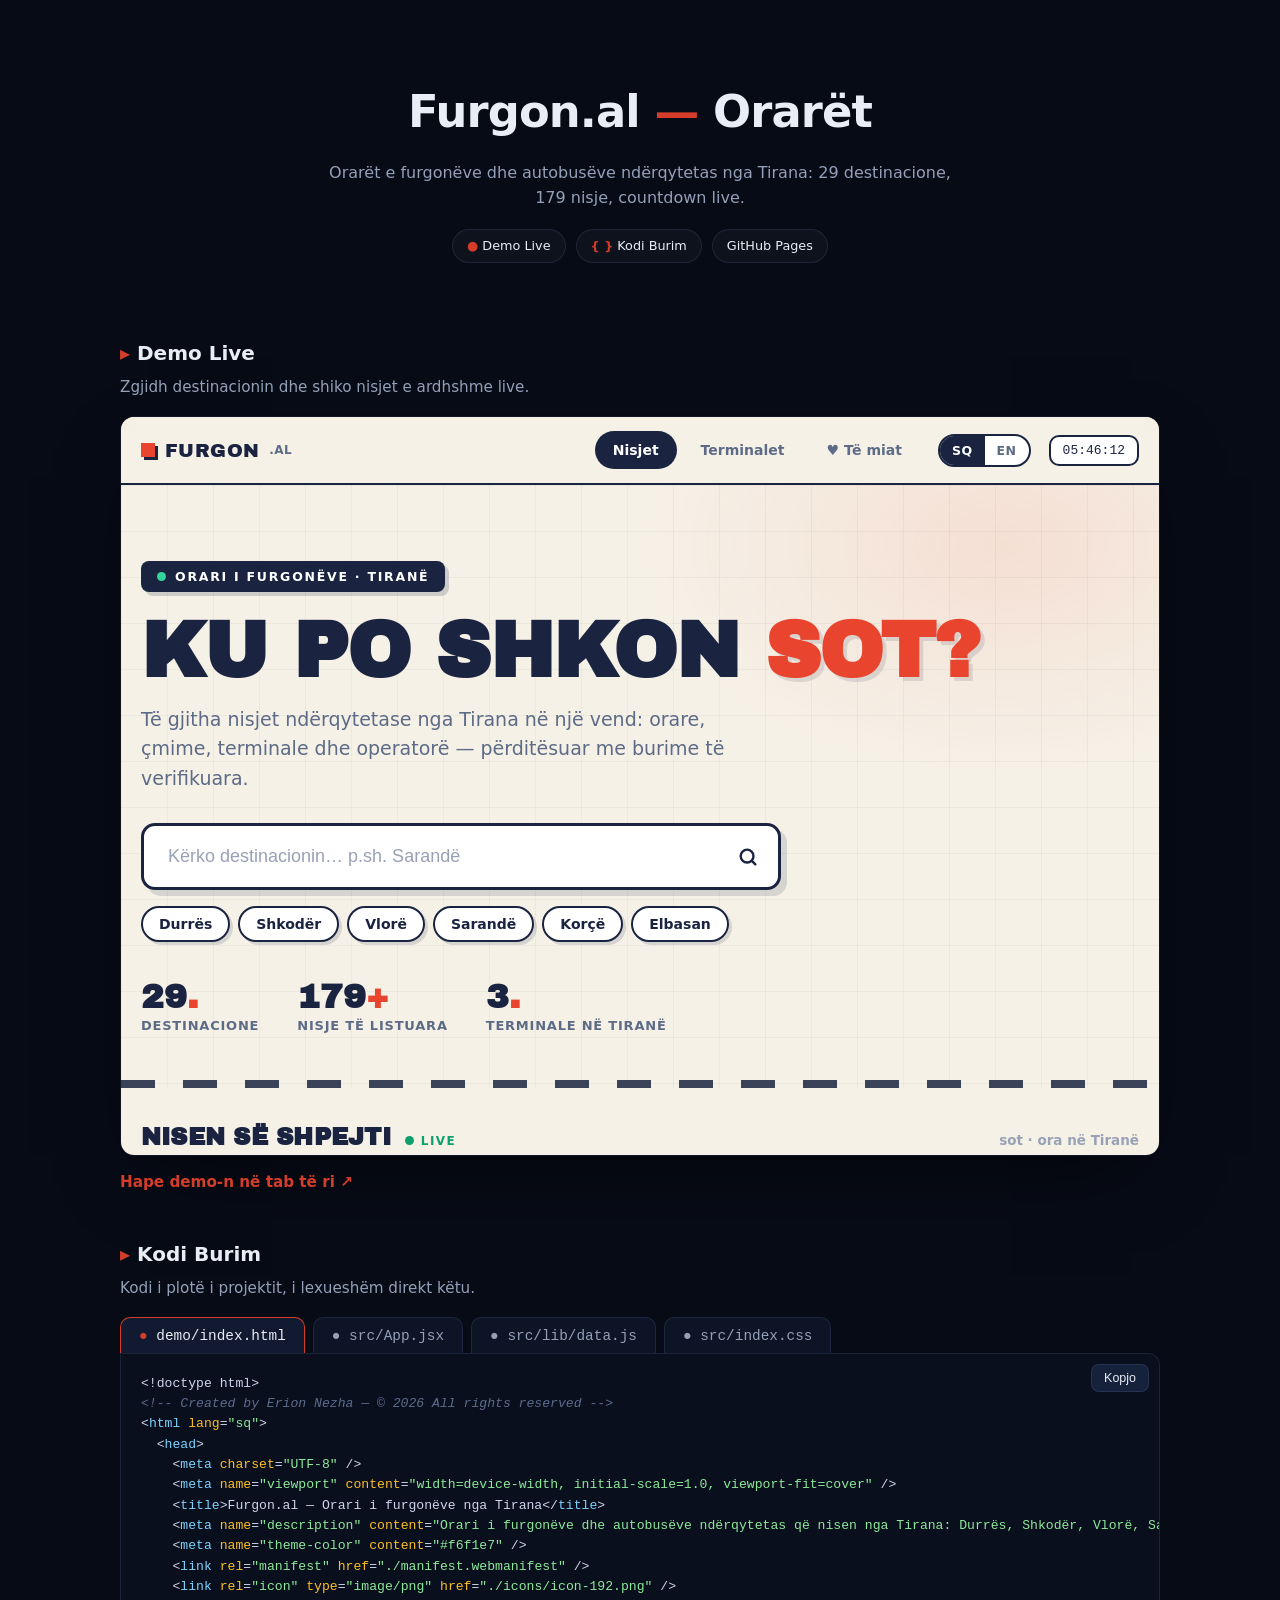
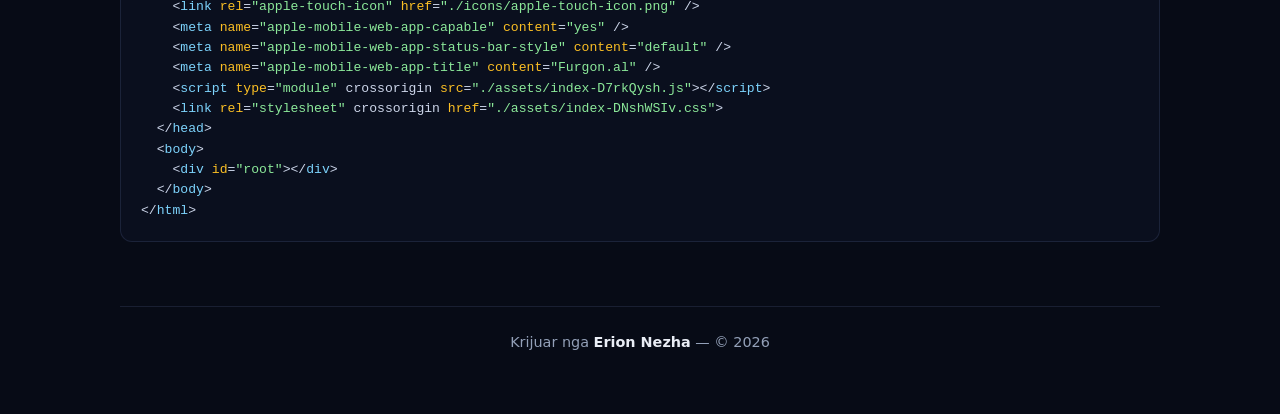
<file: index.html>
<!DOCTYPE html>
<html lang="sq">
<head>
<meta charset="UTF-8">
<!-- Created by Erion Nezha — © 2026 All rights reserved -->
<meta name="viewport" content="width=device-width, initial-scale=1.0">
<title>Furgon.al — Orarët e furgonëve nga Tirana — GitHub</title>
<style>
:root{--bg:#070b16;--panel:#0d1426;--line:rgba(120,140,200,.16);--txt:#e9edf5;--mut:#93a0b8;--acc:#D43D2A;}
*{box-sizing:border-box;margin:0}
body{background:var(--bg);color:var(--txt);font-family:system-ui,-apple-system,"Segoe UI",Roboto,sans-serif;line-height:1.6}
.wrap{max-width:1080px;margin:0 auto;padding:32px 20px 60px}
header.hero{text-align:center;padding:44px 20px 30px}
.hero h1{font-size:clamp(1.8rem,4.5vw,2.8rem);letter-spacing:-.02em}
.hero h1 .dot{color:var(--acc)}
.hero p{color:var(--mut);max-width:640px;margin:12px auto 0}
.badges{display:flex;gap:10px;justify-content:center;margin-top:18px;flex-wrap:wrap}
.badge{font-size:.8rem;padding:6px 14px;border:1px solid var(--line);border-radius:999px;background:rgba(255,255,255,.03)}
.badge b{color:var(--acc)}
section{margin-top:44px}
h2{font-size:1.25rem;margin-bottom:6px}
h2 .dot{color:var(--acc)}
.sub{color:var(--mut);font-size:.95rem;margin-bottom:16px}
.demo-frame{border:1px solid var(--line);border-radius:14px;overflow:hidden;background:#000;box-shadow:0 30px 80px -30px rgba(0,0,0,.7)}
.demo-frame iframe{width:100%;height:82vh;border:0;display:block;background:#000}
.open-new{display:inline-block;margin-top:14px;color:var(--acc);text-decoration:none;font-weight:600;font-size:.95rem}
.open-new:hover{text-decoration:underline}
.tabs{display:flex;gap:8px;flex-wrap:wrap;margin-bottom:-1px}
.tab{background:var(--panel);border:1px solid var(--line);border-bottom:0;color:var(--mut);
     padding:10px 18px;border-radius:10px 10px 0 0;cursor:pointer;font-size:.9rem;font-family:ui-monospace,Menlo,Consolas,monospace}
.tab.active{color:var(--txt);background:#111a30;border-color:var(--acc)}
.tab.active b{color:var(--acc)}
.codebox{border:1px solid var(--line);border-radius:0 12px 12px 12px;background:#0a0f1e;position:relative}
.codebox pre{margin:0;padding:20px;overflow:auto;max-height:640px;font-size:.82rem;line-height:1.55;
             font-family:ui-monospace,SFMono-Regular,Menlo,Consolas,monospace;white-space:pre}
.codebox code{color:#cdd6ea}
.copybtn{position:absolute;top:10px;right:10px;background:#16213c;border:1px solid var(--line);color:var(--txt);
         border-radius:8px;padding:6px 12px;font-size:.78rem;cursor:pointer}
.copybtn:hover{border-color:var(--acc)}
.codepane{display:none}.codepane.active{display:block}
.tk-cmt{color:#5b6b8c;font-style:italic}.tk-str{color:#8ce99a}.tk-kw{color:#c792ea}
.tk-tag{color:#7dd3fc}.tk-attr{color:#fbbf24}.tk-at{color:#f472b6}.tk-num{color:#fb923c}
footer{margin-top:64px;padding-top:24px;border-top:1px solid var(--line);text-align:center;color:var(--mut);font-size:.9rem}
footer strong{color:var(--txt)}
</style>
</head>
<body>
<div class="wrap">
<header class="hero">
<h1>Furgon.al <span class="dot">—</span> Orarët</h1>
<p>Orarët e furgonëve dhe autobusëve ndërqytetas nga Tirana: 29 destinacione, 179 nisje, countdown live.</p>
<div class="badges"><span class="badge"><b>●</b> Demo Live</span><span class="badge"><b>{ }</b> Kodi Burim</span><span class="badge">GitHub Pages</span></div>
</header>

<section>
<h2><span class="dot">▸</span> Demo Live</h2>
<p class="sub">Zgjidh destinacionin dhe shiko nisjet e ardhshme live.</p>
<div class="demo-frame"><iframe src="demo/" title="Demo Live" loading="lazy"></iframe></div>
<a class="open-new" href="demo/" target="_blank" rel="noopener">Hape demo-n në tab të ri ↗</a>
</section>

<section>
<h2><span class="dot">▸</span> Kodi Burim</h2>
<p class="sub">Kodi i plotë i projektit, i lexueshëm direkt këtu.</p>
<div class="tabs"><button class="tab active" data-f="f0"><b>●</b> demo/index.html</button>
<button class="tab" data-f="f1"><b>●</b> src/App.jsx</button>
<button class="tab" data-f="f2"><b>●</b> src/lib/data.js</button>
<button class="tab" data-f="f3"><b>●</b> src/index.css</button></div>
<div class="codepane active" id="pane-f0"><div class="codebox"><button class="copybtn">Kopjo</button><pre><code>&lt;!doctype html&gt;
<span class="tk-cmt">&lt;!-- Created by Erion Nezha — © 2026 All rights reserved --&gt;</span>
&lt;<span class="tk-tag">html</span> <span class="tk-attr">lang</span>=<span class="tk-str">&quot;sq&quot;</span>&gt;
  &lt;<span class="tk-tag">head</span>&gt;
    &lt;<span class="tk-tag">meta</span> <span class="tk-attr">charset</span>=<span class="tk-str">&quot;UTF-8&quot;</span> /&gt;
    &lt;<span class="tk-tag">meta</span> <span class="tk-attr">name</span>=<span class="tk-str">&quot;viewport&quot;</span> <span class="tk-attr">content</span>=<span class="tk-str">&quot;width=device-width, initial-scale=1.0, viewport-fit=cover&quot;</span> /&gt;
    &lt;<span class="tk-tag">title</span>&gt;Furgon.al — Orari i furgonëve nga Tirana&lt;/<span class="tk-tag">title</span>&gt;
    &lt;<span class="tk-tag">meta</span> <span class="tk-attr">name</span>=<span class="tk-str">&quot;description&quot;</span> <span class="tk-attr">content</span>=<span class="tk-str">&quot;Orari i furgonëve dhe autobusëve ndërqytetas që nisen nga Tirana: Durrës, Shkodër, Vlorë, Sarandë, Korçë e më shumë. Çmime, terminale, nisje.&quot;</span> /&gt;
    &lt;<span class="tk-tag">meta</span> <span class="tk-attr">name</span>=<span class="tk-str">&quot;theme-color&quot;</span> <span class="tk-attr">content</span>=<span class="tk-str">&quot;#f6f1e7&quot;</span> /&gt;
    &lt;<span class="tk-tag">link</span> <span class="tk-attr">rel</span>=<span class="tk-str">&quot;manifest&quot;</span> <span class="tk-attr">href</span>=<span class="tk-str">&quot;./manifest.webmanifest&quot;</span> /&gt;
    &lt;<span class="tk-tag">link</span> <span class="tk-attr">rel</span>=<span class="tk-str">&quot;icon&quot;</span> <span class="tk-attr">type</span>=<span class="tk-str">&quot;image/png&quot;</span> <span class="tk-attr">href</span>=<span class="tk-str">&quot;./icons/icon-192.png&quot;</span> /&gt;
    &lt;<span class="tk-tag">link</span> <span class="tk-attr">rel</span>=<span class="tk-str">&quot;apple-touch-icon&quot;</span> <span class="tk-attr">href</span>=<span class="tk-str">&quot;./icons/apple-touch-icon.png&quot;</span> /&gt;
    &lt;<span class="tk-tag">meta</span> <span class="tk-attr">name</span>=<span class="tk-str">&quot;apple-mobile-web-app-capable&quot;</span> <span class="tk-attr">content</span>=<span class="tk-str">&quot;yes&quot;</span> /&gt;
    &lt;<span class="tk-tag">meta</span> <span class="tk-attr">name</span>=<span class="tk-str">&quot;apple-mobile-web-app-status-bar-style&quot;</span> <span class="tk-attr">content</span>=<span class="tk-str">&quot;default&quot;</span> /&gt;
    &lt;<span class="tk-tag">meta</span> <span class="tk-attr">name</span>=<span class="tk-str">&quot;apple-mobile-web-app-title&quot;</span> <span class="tk-attr">content</span>=<span class="tk-str">&quot;Furgon.al&quot;</span> /&gt;
    &lt;<span class="tk-tag">script</span> <span class="tk-attr">type</span>=<span class="tk-str">&quot;module&quot;</span> crossorigin <span class="tk-attr">src</span>=<span class="tk-str">&quot;./assets/index-D7rkQysh.js&quot;</span>&gt;&lt;/<span class="tk-tag">script</span>&gt;
    &lt;<span class="tk-tag">link</span> <span class="tk-attr">rel</span>=<span class="tk-str">&quot;stylesheet&quot;</span> crossorigin <span class="tk-attr">href</span>=<span class="tk-str">&quot;./assets/index-DNshWSIv.css&quot;</span>&gt;
  &lt;/<span class="tk-tag">head</span>&gt;
  &lt;<span class="tk-tag">body</span>&gt;
    &lt;<span class="tk-tag">div</span> <span class="tk-attr">id</span>=<span class="tk-str">&quot;root&quot;</span>&gt;&lt;/<span class="tk-tag">div</span>&gt;
  &lt;/<span class="tk-tag">body</span>&gt;
&lt;/<span class="tk-tag">html</span>&gt;
</code></pre></div></div>
<div class="codepane" id="pane-f1"><div class="codebox"><button class="copybtn">Kopjo</button><pre><code>import { useEffect, useState } from &#x27;react&#x27;;
import Header from &#x27;./components/Header&#x27;;
import Hero from &#x27;./components/Hero&#x27;;
import { LiveStrip, RouteGrid } from &#x27;./components/Home&#x27;;
import RouteDetail from &#x27;./components/RouteDetail&#x27;;
import Terminals from &#x27;./components/Terminals&#x27;;
import Footer from &#x27;./components/Footer&#x27;;
import { searchRoutes, routes } from &#x27;./lib/data&#x27;;
import { LangProvider, useLang } from &#x27;./lib/i18n.jsx&#x27;;
import { getFavs } from &#x27;./lib/favs&#x27;;

<span class="tk-kw">function</span> parseHash() {
  <span class="tk-kw">const</span> h = location.hash.replace(/^#\/?/, &#x27;&#x27;);
  <span class="tk-kw">if</span> (h.startsWith(&#x27;r/&#x27;)) <span class="tk-kw">return</span> { view: &#x27;route&#x27;, id: h.slice(2) };
  <span class="tk-kw">if</span> (h === &#x27;terminalet&#x27;) <span class="tk-kw">return</span> { view: &#x27;terminals&#x27; };
  <span class="tk-kw">if</span> (h === &#x27;te-miat&#x27;) <span class="tk-kw">return</span> { view: &#x27;mine&#x27; };
  <span class="tk-kw">return</span> { view: &#x27;home&#x27; };
}

<span class="tk-kw">function</span> Mine() {
  <span class="tk-kw">const</span> { t } = useLang();
  <span class="tk-kw">const</span> favs = getFavs();
  <span class="tk-kw">const</span> list = routes.filter((r) =&gt; favs.includes(r.id));
  <span class="tk-kw">return</span> (
    &lt;div className=<span class="tk-str">&quot;wrap&quot;</span> style={{ paddingTop: 40, minHeight: &#x27;50vh&#x27; }}&gt;
      &lt;h1 style={{ fontFamily: &#x27;<span class="tk-kw">var</span>(--display)&#x27;, fontSize: &#x27;clamp(30px,5vw,46px)&#x27;, textTransform: &#x27;uppercase&#x27;, margin: &#x27;0 0 20px&#x27; }}&gt;
        ♥ {t(&#x27;fav.title&#x27;)}
      &lt;/h1&gt;
      {list.length ? (
        &lt;RouteGrid list={list} /&gt;
      ) : (
        &lt;div className=<span class="tk-str">&quot;empty&quot;</span> style={{ border: &#x27;2px dashed <span class="tk-kw">var</span>(--line)&#x27;, borderRadius: 18 }}&gt;
          &lt;b&gt;{t(&#x27;fav.empty&#x27;)}&lt;/b&gt;
          {t(&#x27;fav.emptySub&#x27;)}
        &lt;/div&gt;
      )}
    &lt;/div&gt;
  );
}

<span class="tk-kw">function</span> Shell() {
  <span class="tk-kw">const</span> [route, setRoute] = useState(parseHash);
  <span class="tk-kw">const</span> [q, setQ] = useState(&#x27;&#x27;);

  useEffect(() =&gt; {
    <span class="tk-kw">const</span> onH = () =&gt; { setRoute(parseHash()); window.scrollTo(0, 0); };
    window.addEventListener(&#x27;hashchange&#x27;, onH);
    <span class="tk-kw">return</span> () =&gt; window.removeEventListener(&#x27;hashchange&#x27;, onH);
  }, []);

  <span class="tk-kw">return</span> (
    &lt;&gt;
      &lt;Header view={route.view} /&gt;
      {route.view === &#x27;home&#x27; &amp;&amp; (
        &lt;main&gt;
          &lt;Hero q={q} setQ={setQ} /&gt;
          {!q.trim() &amp;&amp; &lt;LiveStrip /&gt;}
          &lt;RouteGrid list={searchRoutes(q)} /&gt;
        &lt;/main&gt;
      )}
      {route.view === &#x27;route&#x27; &amp;&amp; &lt;main&gt;&lt;RouteDetail id={route.id} /&gt;&lt;/main&gt;}
      {route.view === &#x27;terminals&#x27; &amp;&amp; &lt;main&gt;&lt;Terminals /&gt;&lt;/main&gt;}
      {route.view === &#x27;mine&#x27; &amp;&amp; &lt;main&gt;&lt;Mine /&gt;&lt;/main&gt;}
      &lt;Footer /&gt;
    &lt;/&gt;
  );
}

export default <span class="tk-kw">function</span> App() {
  <span class="tk-kw">return</span> (
    &lt;LangProvider&gt;
      &lt;Shell /&gt;
    &lt;/LangProvider&gt;
  );
}
</code></pre></div></div>
<div class="codepane" id="pane-f2"><div class="codebox"><button class="copybtn">Kopjo</button><pre><code>import raw from &#x27;../../research/schedules.json&#x27;;

<span class="tk-kw">const</span> routesRaw = raw.routes || raw;

export <span class="tk-kw">const</span> norm = (s = &#x27;&#x27;) =&gt;
  s.toLowerCase().replace(/ë/g, &#x27;e&#x27;).replace(/ç/g, &#x27;c&#x27;);

export <span class="tk-kw">const</span> slug = (s = &#x27;&#x27;) =&gt;
  norm(s).replace(/[^a-z0-9]+/g, &#x27;-&#x27;).replace(/^-|-$/g, &#x27;&#x27;);

<span class="tk-cmt">/** Emra miqësorë shqip (+ anglisht) për terminalet (të dhënat vijnë me emra të përzier EN) */</span>
export <span class="tk-kw">function</span> terminaliFriendly(t = {}) {
  <span class="tk-kw">const</span> emri = t.emri || &#x27;&#x27;;
  <span class="tk-kw">const</span> hasSN = /south and north/i.test(emri);
  <span class="tk-kw">const</span> hasEast = /east/i.test(emri);
  <span class="tk-kw">if</span> (/i_paverifikuar/i.test(emri))
    <span class="tk-kw">return</span> { emri: &#x27;Terminali po verifikohet&#x27;, emri_en: &#x27;Terminal being verified&#x27;, zona: &#x27;&#x27;, zona_en: &#x27;&#x27;, adresa: &#x27;&#x27;, mapsQuery: <span class="tk-kw">null</span>, ok: <span class="tk-kw">false</span> };
  <span class="tk-kw">if</span> (hasSN &amp;&amp; hasEast)
    <span class="tk-kw">return</span> { emri: &#x27;Terminali Jugor–Verior / Lindor&#x27;, emri_en: &#x27;South–North / East Terminal&#x27;, zona: &#x27;Kthesa e Kamzës / Qyteti Studenti&#x27;, zona_en: &#x27;Kamza Overpass / Student City&#x27;, adresa: &#x27;Tiranë&#x27;, mapsQuery: &#x27;Kthesa e Kamzës, Tiranë&#x27;, ok: <span class="tk-kw">true</span> };
  <span class="tk-kw">if</span> (hasSN)
    <span class="tk-kw">return</span> { emri: &#x27;Terminali Jugor–Verior&#x27;, emri_en: &#x27;South–North Terminal&#x27;, zona: t.zona || &#x27;Kthesa e Kamzës&#x27;, zona_en: &#x27;Kamza Overpass&#x27;, adresa: t.adresa || &#x27;Pranë mbikalimit të Kamzës, Tiranë&#x27;, mapsQuery: &#x27;Terminali i Autobusëve, Kthesa e Kamzës, Tiranë&#x27;, ok: <span class="tk-kw">true</span> };
  <span class="tk-kw">if</span> (hasEast)
    <span class="tk-kw">return</span> { emri: &#x27;Terminali Lindor&#x27;, emri_en: &#x27;East Terminal&#x27;, zona: &#x27;Qyteti Studenti&#x27;, zona_en: &#x27;Student City&#x27;, adresa: &#x27;Rr. Arben Broci, Qyteti Studenti, Tiranë&#x27;, mapsQuery: &#x27;Rruga Arben Broci, Qyteti Studenti, Tiranë&#x27;, ok: <span class="tk-kw">true</span> };
  <span class="tk-kw">if</span> (/garibaldi/i.test(emri))
    <span class="tk-kw">return</span> { emri: &#x27;Sheshi Garibaldi&#x27;, emri_en: &#x27;Garibaldi Square&#x27;, zona: &#x27;Qendër&#x27;, zona_en: &#x27;Center&#x27;, adresa: &#x27;Sheshi Garibaldi, Tiranë&#x27;, mapsQuery: &#x27;Sheshi Garibaldi, Tiranë&#x27;, ok: <span class="tk-kw">true</span> };
  <span class="tk-kw">if</span> (/opera|muze/i.test(emri))
    <span class="tk-kw">return</span> { emri: &#x27;Te Pallati i Operas&#x27;, emri_en: &#x27;At the Opera Palace&#x27;, zona: &#x27;Qendër&#x27;, zona_en: &#x27;Center&#x27;, adresa: &#x27;Zona e Muzeut Kombëtar, Tiranë&#x27;, mapsQuery: &#x27;Pallati i Operas, Tiranë&#x27;, ok: <span class="tk-kw">true</span> };
  <span class="tk-kw">return</span> { emri, emri_en: emri, zona: t.zona || &#x27;&#x27;, zona_en: t.zona || &#x27;&#x27;, adresa: t.adresa || &#x27;&#x27;, mapsQuery: emri ? <span class="tk-str">`${emri}, Tiranë`</span> : <span class="tk-kw">null</span>, ok: <span class="tk-kw">true</span> };
}

export <span class="tk-kw">const</span> mapsDirUrl = (term) =&gt;
  term.mapsQuery ? <span class="tk-str">`https://www.google.com/maps/dir/?api=1&amp;destination=${encodeURIComponent(term.mapsQuery)}`</span> : <span class="tk-kw">null</span>;

export <span class="tk-kw">const</span> tname = (term, lang) =&gt; (lang === &#x27;en&#x27; ? term.emri_en : term.emri);
export <span class="tk-kw">const</span> tzone = (term, lang) =&gt; (lang === &#x27;en&#x27; ? term.zona_en : term.zona);

export <span class="tk-kw">const</span> routes = routesRaw.map((r) =&gt; ({
  ...r,
  id: slug(r.destinacioni),
  terminali: terminaliFriendly(r.terminali),
}));

export <span class="tk-kw">const</span> routeById = (id) =&gt; routes.find((r) =&gt; r.id === id);

export <span class="tk-kw">function</span> searchRoutes(q) {
  <span class="tk-kw">const</span> nq = norm(q.trim());
  <span class="tk-kw">if</span> (!nq) <span class="tk-kw">return</span> routes;
  <span class="tk-kw">return</span> routes.filter((r) =&gt; norm(r.destinacioni).includes(nq));
}

export <span class="tk-kw">const</span> totalNisje = routes.reduce((a, r) =&gt; a + (r.nisjet?.length || 0), 0);

export <span class="tk-kw">const</span> BESIMI = {
  i_verifikuar: { label: &#x27;E verifikuar&#x27;, cls: &#x27;ok&#x27; },
  i_pjesshem: { label: &#x27;Të dhëna të pjesshme&#x27;, cls: &#x27;warn&#x27; },
  i_paverifikuar: { label: &#x27;Po verifikohet&#x27;, cls: &#x27;na&#x27; },
};

export <span class="tk-kw">const</span> DATA_VERIFIKIMI = &#x27;tetor 2026&#x27;;
</code></pre></div></div>
<div class="codepane" id="pane-f3"><div class="codebox"><button class="copybtn">Kopjo</button><pre><code><span class="tk-cmt">/* Furgon.al — &quot;BILETA&quot; theme: letër e ngrohtë, e kuqe sinjali, vija rruge.
   E kundërta e identitetit të errët të ÇmimRadar-it — tematikë stacioni/bilete. */</span>
:root {
  --ink: <span class="tk-str">#f6f1e7</span>;          <span class="tk-cmt">/* page: letër */</span>
  --ink2: <span class="tk-str">#efe7d3</span>;         <span class="tk-cmt">/* letër e thellë */</span>
  --card: <span class="tk-str">#ffffff</span>;         <span class="tk-cmt">/* kartë */</span>
  --card2: <span class="tk-str">#fbf7ec</span>;
  --line: rgba(<span class="tk-num">26</span>, <span class="tk-num">36</span>, <span class="tk-num">64</span>, <span class="tk-num">0.14</span>);
  --amber: <span class="tk-str">#e8442e</span>;        <span class="tk-cmt">/* e kuqe sinjali */</span>
  --amber2: <span class="tk-str">#c9331f</span>;
  --road: <span class="tk-str">#f5a623</span>;         <span class="tk-cmt">/* e verdhë rruge */</span>
  --live: <span class="tk-str">#0e9f6e</span>;
  --text: <span class="tk-str">#1a2440</span>;         <span class="tk-cmt">/* bojë */</span>
  --muted: <span class="tk-str">#5d6b87</span>;
  --muted2: <span class="tk-str">#98a1b5</span>;
  --board: <span class="tk-str">#101b33</span>;        <span class="tk-cmt">/* tabela e stacionit */</span>
  --board-amber: <span class="tk-str">#ffb020</span>;
  --radius: <span class="tk-num">16px</span>;
  --font: ui-sans-serif, system-ui, -apple-system, <span class="tk-str">&quot;Segoe UI&quot;</span>, Roboto, Arial, sans-serif;
  --display: <span class="tk-str">&quot;Archivo Black&quot;</span>, ui-sans-serif, system-ui, sans-serif;
  --mono: ui-monospace, <span class="tk-str">&quot;SF Mono&quot;</span>, <span class="tk-str">&quot;Cascadia Code&quot;</span>, Menlo, Consolas, monospace;
}
* { box-sizing: border-box; }
html { scroll-behavior: smooth; }
body {
  margin: <span class="tk-num">0</span>; background: var(--ink); color: var(--text);
  font-family: var(--font); -webkit-font-smoothing: antialiased;
  min-height: <span class="tk-num">100vh</span>;
}
a { color: inherit; text-decoration: none; }
button { font-family: inherit; }
::selection { background: var(--amber); color: <span class="tk-str">#fff</span>; }
.wrap { max-width: <span class="tk-num">1120px</span>; margin: <span class="tk-num">0</span> auto; padding: <span class="tk-num">0</span> <span class="tk-num">20px</span>; }

<span class="tk-cmt">/* vija e rrugës — ndarës tematik */</span>
.road-dash {
  height: <span class="tk-num">8px</span>; border: none; margin: <span class="tk-num">0</span>;
  background: repeating-linear-gradient(<span class="tk-num">90deg</span>, var(--text) <span class="tk-num">0</span> <span class="tk-num">34px</span>, transparent <span class="tk-num">34px</span> <span class="tk-num">62px</span>);
  opacity: <span class="tk-num">0.85</span>;
}
.road-dash.red { background: repeating-linear-gradient(<span class="tk-num">90deg</span>, var(--amber) <span class="tk-num">0</span> <span class="tk-num">34px</span>, transparent <span class="tk-num">34px</span> <span class="tk-num">62px</span>); }

<span class="tk-cmt">/* ---------- header ---------- */</span>
.hdr {
  position: sticky; top: <span class="tk-num">0</span>; z-index: <span class="tk-num">50</span>;
  backdrop-filter: blur(<span class="tk-num">14px</span>); -webkit-backdrop-filter: blur(<span class="tk-num">14px</span>);
  background: rgba(<span class="tk-num">246</span>, <span class="tk-num">241</span>, <span class="tk-num">231</span>, <span class="tk-num">0.85</span>);
  border-bottom: <span class="tk-num">2px</span> solid var(--text);
}
.hdr-in { display: flex; align-items: center; gap: <span class="tk-num">18px</span>; height: <span class="tk-num">66px</span>; }
.logo { display: flex; align-items: center; gap: <span class="tk-num">10px</span>; font-family: var(--display);
  font-size: <span class="tk-num">19px</span>; letter-spacing: <span class="tk-num">0.02em</span>; }
.logo .dot { width: <span class="tk-num">14px</span>; height: <span class="tk-num">14px</span>; background: var(--amber);
  box-shadow: <span class="tk-num">3px</span> <span class="tk-num">3px</span> <span class="tk-num">0</span> var(--text); }
.logo small { font-family: var(--font); font-weight: <span class="tk-num">700</span>; color: var(--muted); font-size: <span class="tk-num">12px</span>; }
.nav { margin-left: auto; display: flex; gap: <span class="tk-num">6px</span>; }
.nav a { padding: <span class="tk-num">9px</span> <span class="tk-num">16px</span>; border-radius: <span class="tk-num">999px</span>; color: var(--muted); font-weight: <span class="tk-num">700</span>; font-size: <span class="tk-num">14px</span>;
  border: <span class="tk-num">2px</span> solid transparent; }
.nav a:hover { color: var(--text); border-color: var(--line); }
.nav a.on { color: <span class="tk-str">#fff</span>; background: var(--text); }
.clock { font-family: var(--mono); font-size: <span class="tk-num">13px</span>; color: var(--text); border: <span class="tk-num">2px</span> solid var(--text);
  padding: <span class="tk-num">6px</span> <span class="tk-num">12px</span>; border-radius: <span class="tk-num">10px</span>; white-space: nowrap; background: <span class="tk-str">#fff</span>; }
html, body { overflow-x: clip; }
<span class="tk-at">@media</span> (max-width: <span class="tk-num">640px</span>) {
  .clock { display: none; }
  .nav a { padding: <span class="tk-num">8px</span> <span class="tk-num">10px</span>; font-size: <span class="tk-num">13px</span>; }
  <span class="tk-cmt">/* header dy-rreshtësh, stabil në ekrane të ngushta */</span>
  .hdr-in { flex-wrap: wrap; height: auto; padding: <span class="tk-num">10px</span> <span class="tk-num">0</span>; row-gap: <span class="tk-num">10px</span>; }
  .logo { font-size: <span class="tk-num">17px</span>; }
  .lang-toggle { margin-left: auto; }
  .nav { margin-left: <span class="tk-num">0</span>; order: <span class="tk-num">3</span>; width: <span class="tk-num">100</span>%; overflow-x: auto; padding-bottom: <span class="tk-num">2px</span>; }
  .nav a { white-space: nowrap; }
  <span class="tk-cmt">/* karta: titulli + badge + ♥ mbështillen pa dalë jashtë */</span>
  .rcard-top { flex-wrap: wrap; }
  .favbtn { width: <span class="tk-num">40px</span>; height: <span class="tk-num">40px</span>; }
  .chip { padding: <span class="tk-num">10px</span> <span class="tk-num">18px</span>; }
  .badge { font-size: <span class="tk-num">10px</span>; }
}

<span class="tk-cmt">/* ---------- hero ---------- */</span>
.hero { position: relative; overflow: hidden; padding: <span class="tk-num">76px</span> <span class="tk-num">0</span> <span class="tk-num">0</span>;
  background:
    linear-gradient(rgba(<span class="tk-num">26</span>,<span class="tk-num">36</span>,<span class="tk-num">64</span>,<span class="tk-num">0.045</span>) <span class="tk-num">1px</span>, transparent <span class="tk-num">1px</span>),
    linear-gradient(<span class="tk-num">90deg</span>, rgba(<span class="tk-num">26</span>,<span class="tk-num">36</span>,<span class="tk-num">64</span>,<span class="tk-num">0.045</span>) <span class="tk-num">1px</span>, transparent <span class="tk-num">1px</span>),
    radial-gradient(<span class="tk-num">600px</span> <span class="tk-num">380px</span> at <span class="tk-num">85</span>% <span class="tk-num">10</span>%, rgba(<span class="tk-num">232</span>, <span class="tk-num">68</span>, <span class="tk-num">46</span>, <span class="tk-num">0.10</span>), transparent <span class="tk-num">60</span>%),
    var(--ink);
  background-size: <span class="tk-num">46px</span> <span class="tk-num">46px</span>, <span class="tk-num">46px</span> <span class="tk-num">46px</span>, auto, auto;
}
.hero-grid { position: relative; padding-bottom: <span class="tk-num">46px</span>; }
.kicker { display: inline-flex; align-items: center; gap: <span class="tk-num">9px</span>; font-size: <span class="tk-num">12.5px</span>; font-weight: <span class="tk-num">800</span>;
  letter-spacing: <span class="tk-num">0.14em</span>; text-transform: uppercase; color: <span class="tk-str">#fff</span>;
  background: var(--text); padding: <span class="tk-num">8px</span> <span class="tk-num">16px</span>; border-radius: <span class="tk-num">8px</span>;
  box-shadow: <span class="tk-num">4px</span> <span class="tk-num">4px</span> <span class="tk-num">0</span> rgba(<span class="tk-num">26</span>,<span class="tk-num">36</span>,<span class="tk-num">64</span>,<span class="tk-num">0.18</span>); }
.kicker .pulse { width: <span class="tk-num">9px</span>; height: <span class="tk-num">9px</span>; border-radius: <span class="tk-num">50</span>%; background: <span class="tk-str">#35d49a</span>;
  box-shadow: <span class="tk-num">0</span> <span class="tk-num">0</span> <span class="tk-num">0</span> <span class="tk-num">0</span> rgba(<span class="tk-num">53</span>,<span class="tk-num">212</span>,<span class="tk-num">154</span>,<span class="tk-num">0.7</span>); animation: pulse <span class="tk-num">2s</span> infinite; }
<span class="tk-at">@keyframes</span> pulse { <span class="tk-num">70</span>% { box-shadow: <span class="tk-num">0</span> <span class="tk-num">0</span> <span class="tk-num">0</span> <span class="tk-num">9px</span> rgba(<span class="tk-num">53</span>,<span class="tk-num">212</span>,<span class="tk-num">154</span>,<span class="tk-num">0</span>); } <span class="tk-num">100</span>% { box-shadow: <span class="tk-num">0</span> <span class="tk-num">0</span> <span class="tk-num">0</span> <span class="tk-num">0</span> rgba(<span class="tk-num">53</span>,<span class="tk-num">212</span>,<span class="tk-num">154</span>,<span class="tk-num">0</span>); } }
.hero h1 { font-family: var(--display); font-size: clamp(<span class="tk-num">42px</span>, <span class="tk-num">7.4vw</span>, <span class="tk-num">82px</span>); line-height: <span class="tk-num">0.95</span>;
  margin: <span class="tk-num">24px</span> <span class="tk-num">0</span> <span class="tk-num">16px</span>; letter-spacing: -<span class="tk-num">0.01em</span>; text-transform: uppercase; }
.hero h1 em { font-style: normal; color: var(--amber);
  text-shadow: <span class="tk-num">4px</span> <span class="tk-num">4px</span> <span class="tk-num">0</span> rgba(<span class="tk-num">26</span>,<span class="tk-num">36</span>,<span class="tk-num">64</span>,<span class="tk-num">0.12</span>); }
.hero p.sub { color: var(--muted); font-size: clamp(<span class="tk-num">15px</span>, <span class="tk-num">2.4vw</span>, <span class="tk-num">19px</span>); max-width: <span class="tk-num">620px</span>;
  margin: <span class="tk-num">0</span> <span class="tk-num">0</span> <span class="tk-num">30px</span>; line-height: <span class="tk-num">1.55</span>; font-weight: <span class="tk-num">500</span>; }

.search { position: relative; max-width: <span class="tk-num">640px</span>; }
.search input {
  width: <span class="tk-num">100</span>%; font-size: <span class="tk-num">18px</span>; padding: <span class="tk-num">20px</span> <span class="tk-num">58px</span> <span class="tk-num">20px</span> <span class="tk-num">24px</span>; border-radius: <span class="tk-num">14px</span>;
  background: <span class="tk-str">#fff</span>; border: <span class="tk-num">3px</span> solid var(--text); color: var(--text); outline: none;
  box-shadow: <span class="tk-num">6px</span> <span class="tk-num">6px</span> <span class="tk-num">0</span> rgba(<span class="tk-num">26</span>,<span class="tk-num">36</span>,<span class="tk-num">64</span>,<span class="tk-num">0.14</span>);
  transition: box-shadow .<span class="tk-num">2s</span>, transform .<span class="tk-num">2s</span>;
}
.search input::placeholder { color: var(--muted2); }
.search input:focus { box-shadow: <span class="tk-num">6px</span> <span class="tk-num">6px</span> <span class="tk-num">0</span> var(--amber); transform: translate(-<span class="tk-num">2px</span>, -<span class="tk-num">2px</span>); }
.search .sicon { position: absolute; right: <span class="tk-num">22px</span>; top: <span class="tk-num">50</span>%; transform: translateY(-<span class="tk-num">50</span>%);
  color: var(--text); pointer-events: none; }
.chips { display: flex; flex-wrap: wrap; gap: <span class="tk-num">8px</span>; margin-top: <span class="tk-num">16px</span>; }
.chip { border: <span class="tk-num">2px</span> solid var(--text); background: <span class="tk-str">#fff</span>; color: var(--text);
  padding: <span class="tk-num">8px</span> <span class="tk-num">16px</span>; border-radius: <span class="tk-num">999px</span>; font-size: <span class="tk-num">14px</span>; font-weight: <span class="tk-num">700</span>; cursor: pointer;
  transition: all .<span class="tk-num">15s</span>; box-shadow: <span class="tk-num">3px</span> <span class="tk-num">3px</span> <span class="tk-num">0</span> rgba(<span class="tk-num">26</span>,<span class="tk-num">36</span>,<span class="tk-num">64</span>,<span class="tk-num">0.14</span>); }
.chip:hover { background: var(--text); color: <span class="tk-str">#fff</span>; transform: translate(-<span class="tk-num">1px</span>, -<span class="tk-num">1px</span>);
  box-shadow: <span class="tk-num">4px</span> <span class="tk-num">4px</span> <span class="tk-num">0</span> rgba(<span class="tk-num">26</span>,<span class="tk-num">36</span>,<span class="tk-num">64</span>,<span class="tk-num">0.2</span>); }

.stats { display: flex; gap: <span class="tk-num">38px</span>; margin-top: <span class="tk-num">36px</span>; flex-wrap: wrap; }
.stat b { display: block; font-family: var(--display); font-size: <span class="tk-num">34px</span>; }
.stat b i { font-style: normal; color: var(--amber); }
.stat span { color: var(--muted); font-size: <span class="tk-num">13px</span>; font-weight: <span class="tk-num">700</span>; text-transform: uppercase;
  letter-spacing: <span class="tk-num">0.06em</span>; }

<span class="tk-cmt">/* ---------- sections ---------- */</span>
.sec { padding: <span class="tk-num">36px</span> <span class="tk-num">0</span>; }
.sec-head { display: flex; align-items: baseline; gap: <span class="tk-num">14px</span>; margin-bottom: <span class="tk-num">18px</span>; flex-wrap: wrap; }
.sec-head h2 { font-family: var(--display); font-size: <span class="tk-num">24px</span>; margin: <span class="tk-num">0</span>; text-transform: uppercase;
  letter-spacing: <span class="tk-num">0.01em</span>; }
.sec-head .live-tag { display: inline-flex; align-items: center; gap: <span class="tk-num">7px</span>; font-size: <span class="tk-num">12px</span>; font-weight: <span class="tk-num">800</span>;
  color: var(--live); letter-spacing: <span class="tk-num">0.12em</span>; }
.sec-head .live-tag::before { content: <span class="tk-str">&quot;&quot;</span>; width: <span class="tk-num">9px</span>; height: <span class="tk-num">9px</span>; border-radius: <span class="tk-num">50</span>%;
  background: var(--live); animation: pulse <span class="tk-num">2s</span> infinite; }
.sec-head p { margin: <span class="tk-num">0</span> <span class="tk-num">0</span> <span class="tk-num">0</span> auto; color: var(--muted2); font-size: <span class="tk-num">13.5px</span>; font-weight: <span class="tk-num">600</span>; }

<span class="tk-cmt">/* tabela e nisjeve — live strip si tabela stacioni */</span>
.live-strip { display: grid; grid-auto-flow: column; grid-auto-columns: minmax(<span class="tk-num">240px</span>, <span class="tk-num">1fr</span>);
  gap: <span class="tk-num">12px</span>; overflow-x: auto; padding: <span class="tk-num">6px</span> <span class="tk-num">4px</span> <span class="tk-num">12px</span>; scroll-snap-type: x mandatory; }
.live-strip::-webkit-scrollbar { height: <span class="tk-num">8px</span>; }
.live-strip::-webkit-scrollbar-thumb { background: var(--text); border-radius: <span class="tk-num">4px</span>; }
.live-card { scroll-snap-align: start; background: var(--board); color: <span class="tk-str">#fff</span>;
  border-radius: <span class="tk-num">12px</span>; padding: <span class="tk-num">18px</span>; cursor: pointer; position: relative;
  border: <span class="tk-num">3px</span> solid var(--text); box-shadow: <span class="tk-num">5px</span> <span class="tk-num">5px</span> <span class="tk-num">0</span> rgba(<span class="tk-num">26</span>,<span class="tk-num">36</span>,<span class="tk-num">64</span>,<span class="tk-num">0.18</span>);
  transition: transform .<span class="tk-num">15s</span>; }
.live-card:hover { transform: translate(-<span class="tk-num">2px</span>, -<span class="tk-num">2px</span>); }
.live-card .dest { font-weight: <span class="tk-num">800</span>; font-size: <span class="tk-num">16px</span>; letter-spacing: <span class="tk-num">0.02em</span>; }
.live-card .t { font-family: var(--mono); font-size: <span class="tk-num">30px</span>; font-weight: <span class="tk-num">700</span>;
  color: var(--board-amber); margin: <span class="tk-num">8px</span> <span class="tk-num">0</span> <span class="tk-num">4px</span>; letter-spacing: <span class="tk-num">0.06em</span>;
  text-shadow: <span class="tk-num">0</span> <span class="tk-num">0</span> <span class="tk-num">14px</span> rgba(<span class="tk-num">255</span>,<span class="tk-num">176</span>,<span class="tk-num">32</span>,<span class="tk-num">0.45</span>); }
.live-card .cd { color: <span class="tk-str">#9fb0cc</span>; font-size: <span class="tk-num">13px</span>; font-weight: <span class="tk-num">600</span>; }
.live-card .cd b { color: var(--board-amber); }

<span class="tk-cmt">/* route grid — karta bilete */</span>
.grid { display: grid; grid-template-columns: repeat(auto-fill, minmax(<span class="tk-num">300px</span>, <span class="tk-num">1fr</span>)); gap: <span class="tk-num">16px</span>; }
.rcard { background: var(--card); border: <span class="tk-num">2px</span> solid var(--text); border-radius: var(--radius);
  padding: <span class="tk-num">20px</span>; cursor: pointer; transition: transform .<span class="tk-num">15s</span>, box-shadow .<span class="tk-num">15s</span>;
  display: flex; flex-direction: column; gap: <span class="tk-num">12px</span>;
  box-shadow: <span class="tk-num">5px</span> <span class="tk-num">5px</span> <span class="tk-num">0</span> rgba(<span class="tk-num">26</span>,<span class="tk-num">36</span>,<span class="tk-num">64</span>,<span class="tk-num">0.12</span>); position: relative; overflow: hidden; }
.rcard::before { content: <span class="tk-str">&quot;&quot;</span>; position: absolute; left: <span class="tk-num">0</span>; top: <span class="tk-num">0</span>; bottom: <span class="tk-num">0</span>; width: <span class="tk-num">7px</span>;
  background: repeating-linear-gradient(<span class="tk-num">180deg</span>, var(--amber) <span class="tk-num">0</span> <span class="tk-num">14px</span>, <span class="tk-str">#fff</span> <span class="tk-num">14px</span> <span class="tk-num">24px</span>); }
.rcard:hover { transform: translate(-<span class="tk-num">2px</span>, -<span class="tk-num">3px</span>); box-shadow: <span class="tk-num">8px</span> <span class="tk-num">9px</span> <span class="tk-num">0</span> rgba(<span class="tk-num">26</span>,<span class="tk-num">36</span>,<span class="tk-num">64</span>,<span class="tk-num">0.16</span>); }
.rcard-top { display: flex; align-items: flex-start; justify-content: space-between; gap: <span class="tk-num">10px</span>; }
.rcard h3 { margin: <span class="tk-num">0</span>; font-size: <span class="tk-num">21px</span>; font-weight: <span class="tk-num">800</span>; letter-spacing: -<span class="tk-num">0.01em</span>; }
.badge { font-size: <span class="tk-num">11px</span>; font-weight: <span class="tk-num">800</span>; padding: <span class="tk-num">6px</span> <span class="tk-num">11px</span>; border-radius: <span class="tk-num">999px</span>; white-space: nowrap;
  letter-spacing: <span class="tk-num">0.05em</span>; text-transform: uppercase; border: <span class="tk-num">2px</span> solid; }
.badge.ok { background: <span class="tk-str">#e6f7ef</span>; color: <span class="tk-str">#0b7a52</span>; border-color: <span class="tk-str">#0b7a52</span>; }
.badge.warn { background: <span class="tk-str">#fdf3e3</span>; color: <span class="tk-str">#b26a00</span>; border-color: <span class="tk-str">#d89a2b</span>; }
.badge.na { background: <span class="tk-str">#eef1f6</span>; color: var(--muted); border-color: var(--muted2); }
.rcard-next { display: flex; align-items: baseline; gap: <span class="tk-num">10px</span>; }
.rcard-next .big { font-family: var(--mono); font-size: <span class="tk-num">36px</span>; font-weight: <span class="tk-num">700</span>; color: var(--amber); }
.rcard-next .lbl { color: var(--muted); font-size: <span class="tk-num">13px</span>; font-weight: <span class="tk-num">600</span>; }
.rcard-meta { display: flex; gap: <span class="tk-num">16px</span>; color: var(--muted); font-size: <span class="tk-num">13.5px</span>; font-weight: <span class="tk-num">600</span>;
  border-top: <span class="tk-num">2px</span> dashed rgba(<span class="tk-num">26</span>,<span class="tk-num">36</span>,<span class="tk-num">64</span>,<span class="tk-num">0.18</span>); padding-top: <span class="tk-num">12px</span>; margin-top: auto; }
.rcard-meta b { color: var(--text); }
.term-chip { display: inline-flex; align-items: center; gap: <span class="tk-num">6px</span>; font-size: <span class="tk-num">12px</span>; color: var(--text);
  background: var(--card2); border: <span class="tk-num">2px</span> solid var(--line); padding: <span class="tk-num">6px</span> <span class="tk-num">12px</span>; border-radius: <span class="tk-num">999px</span>;
  font-weight: <span class="tk-num">700</span>; width: fit-content; }
.empty { text-align: center; padding: <span class="tk-num">60px</span> <span class="tk-num">20px</span>; color: var(--muted); }
.empty b { display: block; font-size: <span class="tk-num">20px</span>; color: var(--text); margin-bottom: <span class="tk-num">8px</span>; }

<span class="tk-cmt">/* ---------- detail — bileta e madhe ---------- */</span>
.back { display: inline-flex; align-items: center; gap: <span class="tk-num">8px</span>; color: var(--muted); font-weight: <span class="tk-num">800</span>;
  font-size: <span class="tk-num">14px</span>; margin: <span class="tk-num">26px</span> <span class="tk-num">0</span> <span class="tk-num">6px</span>; cursor: pointer; background: none; border: none; padding: <span class="tk-num">6px</span> <span class="tk-num">0</span>; }
.back:hover { color: var(--text); }
.d-hero { background: <span class="tk-str">#fff</span>; border: <span class="tk-num">3px</span> solid var(--text);
  border-radius: <span class="tk-num">20px</span>; padding: clamp(<span class="tk-num">24px</span>, <span class="tk-num">4vw</span>, <span class="tk-num">44px</span>); margin: <span class="tk-num">10px</span> <span class="tk-num">0</span> <span class="tk-num">22px</span>; position: relative;
  box-shadow: <span class="tk-num">8px</span> <span class="tk-num">8px</span> <span class="tk-num">0</span> rgba(<span class="tk-num">26</span>,<span class="tk-num">36</span>,<span class="tk-num">64</span>,<span class="tk-num">0.14</span>); overflow: hidden; }
.d-hero::after { content: <span class="tk-str">&quot;BILETA&quot;</span>; position: absolute; right: <span class="tk-num">22px</span>; top: <span class="tk-num">18px</span>;
  font-family: var(--display); font-size: <span class="tk-num">13px</span>; letter-spacing: <span class="tk-num">0.3em</span>; color: var(--line); }
.d-hero h1 { margin: <span class="tk-num">14px</span> <span class="tk-num">0</span> <span class="tk-num">6px</span>; font-family: var(--display); font-size: clamp(<span class="tk-num">36px</span>, <span class="tk-num">6vw</span>, <span class="tk-num">60px</span>);
  text-transform: uppercase; letter-spacing: <span class="tk-num">0</span>; }
.d-hero .from { color: var(--muted); font-weight: <span class="tk-num">700</span>; margin-bottom: <span class="tk-num">20px</span>; font-size: <span class="tk-num">15px</span>; }
.d-perf { border-top: <span class="tk-num">3px</span> dashed rgba(<span class="tk-num">26</span>,<span class="tk-num">36</span>,<span class="tk-num">64</span>,<span class="tk-num">0.22</span>); margin: <span class="tk-num">22px</span> -<span class="tk-num">44px</span>; }
.d-next { display: flex; align-items: center; gap: <span class="tk-num">18px</span>; flex-wrap: wrap; }
.d-next .cd-big { font-family: var(--mono); font-size: clamp(<span class="tk-num">40px</span>, <span class="tk-num">6vw</span>, <span class="tk-num">58px</span>); font-weight: <span class="tk-num">700</span>;
  color: var(--live); }
.d-next .cd-lbl { color: var(--muted); font-size: <span class="tk-num">14px</span>; font-weight: <span class="tk-num">600</span>; }
.d-next .cd-lbl b { color: var(--text); font-family: var(--mono); font-size: <span class="tk-num">19px</span>; }
.d-actions { margin-left: auto; display: flex; gap: <span class="tk-num">10px</span>; flex-wrap: wrap; }
.btn { border: <span class="tk-num">3px</span> solid var(--text); border-radius: <span class="tk-num">12px</span>; padding: <span class="tk-num">12px</span> <span class="tk-num">20px</span>; font-weight: <span class="tk-num">800</span>;
  font-size: <span class="tk-num">14.5px</span>; cursor: pointer; transition: transform .<span class="tk-num">12s</span>, box-shadow .<span class="tk-num">12s</span>;
  display: inline-flex; align-items: center; gap: <span class="tk-num">8px</span>; box-shadow: <span class="tk-num">4px</span> <span class="tk-num">4px</span> <span class="tk-num">0</span> rgba(<span class="tk-num">26</span>,<span class="tk-num">36</span>,<span class="tk-num">64</span>,<span class="tk-num">0.2</span>); }
.btn:hover { transform: translate(-<span class="tk-num">2px</span>, -<span class="tk-num">2px</span>); box-shadow: <span class="tk-num">6px</span> <span class="tk-num">6px</span> <span class="tk-num">0</span> rgba(<span class="tk-num">26</span>,<span class="tk-num">36</span>,<span class="tk-num">64</span>,<span class="tk-num">0.22</span>); }
.btn:active { transform: translate(<span class="tk-num">1px</span>, <span class="tk-num">1px</span>); box-shadow: <span class="tk-num">2px</span> <span class="tk-num">2px</span> <span class="tk-num">0</span> rgba(<span class="tk-num">26</span>,<span class="tk-num">36</span>,<span class="tk-num">64</span>,<span class="tk-num">0.2</span>); }
.btn.amber { background: var(--amber); color: <span class="tk-str">#fff</span>; }
.btn.ghost { background: <span class="tk-str">#fff</span>; color: var(--text); }

.d-grid { display: grid; grid-template-columns: <span class="tk-num">1.4fr</span> <span class="tk-num">1fr</span>; gap: <span class="tk-num">16px</span>; }
<span class="tk-at">@media</span> (max-width: <span class="tk-num">860px</span>) { .d-grid { grid-template-columns: <span class="tk-num">1fr</span>; } }
.panel { background: <span class="tk-str">#fff</span>; border: <span class="tk-num">2px</span> solid var(--text); border-radius: var(--radius);
  padding: <span class="tk-num">22px</span>; box-shadow: <span class="tk-num">5px</span> <span class="tk-num">5px</span> <span class="tk-num">0</span> rgba(<span class="tk-num">26</span>,<span class="tk-num">36</span>,<span class="tk-num">64</span>,<span class="tk-num">0.10</span>); }
.panel h3 { margin: <span class="tk-num">0</span> <span class="tk-num">0</span> <span class="tk-num">14px</span>; font-size: <span class="tk-num">13px</span>; letter-spacing: <span class="tk-num">0.12em</span>; text-transform: uppercase;
  color: var(--text); font-weight: <span class="tk-num">800</span>; border-bottom: <span class="tk-num">3px</span> solid var(--amber);
  display: inline-block; padding-bottom: <span class="tk-num">6px</span>; }

.timeline { display: flex; flex-direction: column; }
.trow { display: flex; align-items: center; gap: <span class="tk-num">14px</span>; padding: <span class="tk-num">11px</span> <span class="tk-num">4px</span>;
  border-bottom: <span class="tk-num">1px</span> dashed rgba(<span class="tk-num">26</span>,<span class="tk-num">36</span>,<span class="tk-num">64</span>,<span class="tk-num">0.16</span>); }
.trow:last-child { border-bottom: none; }
.trow .tm { font-family: var(--mono); font-size: <span class="tk-num">20px</span>; font-weight: <span class="tk-num">700</span>; min-width: <span class="tk-num">66px</span>; }
.trow .op { color: var(--muted); font-size: <span class="tk-num">13.5px</span>; font-weight: <span class="tk-num">600</span>; flex: <span class="tk-num">1</span>; }
.trow.past { opacity: <span class="tk-num">0.35</span>; }
.trow.next { background: <span class="tk-str">#e6f7ef</span>; margin: <span class="tk-num">0</span> -<span class="tk-num">12px</span>; padding: <span class="tk-num">11px</span> <span class="tk-num">16px</span>; border-radius: <span class="tk-num">12px</span>;
  border: <span class="tk-num">2px</span> solid <span class="tk-str">#0b7a52</span>; }
.trow.next .tm { color: <span class="tk-str">#0b7a52</span>; }
.trow.next .tag { font-size: <span class="tk-num">11px</span>; font-weight: <span class="tk-num">800</span>; color: <span class="tk-str">#fff</span>; background: <span class="tk-str">#0b7a52</span>;
  padding: <span class="tk-num">4px</span> <span class="tk-num">10px</span>; border-radius: <span class="tk-num">999px</span>; letter-spacing: <span class="tk-num">0.06em</span>; }

.kv { display: flex; justify-content: space-between; align-items: center; padding: <span class="tk-num">12px</span> <span class="tk-num">0</span>;
  border-bottom: <span class="tk-num">1px</span> solid var(--line); gap: <span class="tk-num">12px</span>; }
.kv:last-child { border-bottom: none; }
.kv .k { color: var(--muted); font-weight: <span class="tk-num">700</span>; font-size: <span class="tk-num">14px</span>; }
.kv .v { font-weight: <span class="tk-num">800</span>; font-size: <span class="tk-num">16px</span>; text-align: right; }
.kv .v small { display: block; color: var(--muted2); font-weight: <span class="tk-num">600</span>; font-size: <span class="tk-num">12px</span>; }
.kv .v .mono { font-family: var(--mono); }
.op-row { display: flex; align-items: center; justify-content: space-between; gap: <span class="tk-num">10px</span>; padding: <span class="tk-num">10px</span> <span class="tk-num">0</span>;
  border-bottom: <span class="tk-num">1px</span> solid var(--line); }
.op-row:last-child { border-bottom: none; }
.op-row .nm { font-weight: <span class="tk-num">700</span>; }
.tel { font-family: var(--mono); font-size: <span class="tk-num">14px</span>; color: var(--amber2); font-weight: <span class="tk-num">700</span>;
  border: <span class="tk-num">2px</span> solid var(--amber); padding: <span class="tk-num">7px</span> <span class="tk-num">14px</span>; border-radius: <span class="tk-num">999px</span>; background: <span class="tk-str">#fff</span>; }
.tel:hover { background: var(--amber); color: <span class="tk-str">#fff</span>; }

.src { margin-top: <span class="tk-num">14px</span>; }
.src summary { cursor: pointer; color: var(--muted); font-weight: <span class="tk-num">700</span>; font-size: <span class="tk-num">13.5px</span>; }
.src ul { margin: <span class="tk-num">10px</span> <span class="tk-num">0</span> <span class="tk-num">0</span>; padding-left: <span class="tk-num">18px</span>; color: var(--muted2); font-size: <span class="tk-num">13px</span>; }
.src li { margin-bottom: <span class="tk-num">6px</span>; word-break: break-all; }
.src a { color: var(--amber2); }
.disclaimer { margin-top: <span class="tk-num">18px</span>; font-size: <span class="tk-num">13px</span>; color: var(--muted); line-height: <span class="tk-num">1.6</span>;
  border-left: <span class="tk-num">4px</span> solid var(--amber); padding-left: <span class="tk-num">14px</span>; background: var(--card2);
  padding: <span class="tk-num">12px</span> <span class="tk-num">12px</span> <span class="tk-num">12px</span> <span class="tk-num">16px</span>; border-radius: <span class="tk-num">0</span> <span class="tk-num">10px</span> <span class="tk-num">10px</span> <span class="tk-num">0</span>; }

<span class="tk-cmt">/* terminals */</span>
.tcard { background: <span class="tk-str">#fff</span>; border: <span class="tk-num">2px</span> solid var(--text); border-radius: var(--radius);
  padding: <span class="tk-num">24px</span>; margin-bottom: <span class="tk-num">16px</span>; box-shadow: <span class="tk-num">5px</span> <span class="tk-num">5px</span> <span class="tk-num">0</span> rgba(<span class="tk-num">26</span>,<span class="tk-num">36</span>,<span class="tk-num">64</span>,<span class="tk-num">0.10</span>); }
.tcard h3 { margin: <span class="tk-num">0</span> <span class="tk-num">0</span> <span class="tk-num">4px</span>; font-family: var(--display); font-size: <span class="tk-num">22px</span>; text-transform: uppercase; }
.tcard .addr { color: var(--muted); font-size: <span class="tk-num">14px</span>; margin-bottom: <span class="tk-num">14px</span>; font-weight: <span class="tk-num">600</span>; }
.tcard .routes { display: flex; flex-wrap: wrap; gap: <span class="tk-num">8px</span>; }
.tcard .routes button { background: <span class="tk-str">#fff</span>; border: <span class="tk-num">2px</span> solid var(--text); color: var(--text);
  padding: <span class="tk-num">8px</span> <span class="tk-num">15px</span>; border-radius: <span class="tk-num">999px</span>; font-weight: <span class="tk-num">700</span>; font-size: <span class="tk-num">13.5px</span>; cursor: pointer;
  transition: all .<span class="tk-num">12s</span>; }
.tcard .routes button:hover { background: var(--text); color: <span class="tk-str">#fff</span>; }

<span class="tk-cmt">/* modal */</span>
.overlay { position: fixed; inset: <span class="tk-num">0</span>; background: rgba(<span class="tk-num">26</span>,<span class="tk-num">36</span>,<span class="tk-num">64</span>,<span class="tk-num">0.55</span>); backdrop-filter: blur(<span class="tk-num">6px</span>);
  display: flex; align-items: center; justify-content: center; z-index: <span class="tk-num">100</span>; padding: <span class="tk-num">20px</span>; }
.modal { background: <span class="tk-str">#fff</span>; border: <span class="tk-num">3px</span> solid var(--text); border-radius: <span class="tk-num">20px</span>; padding: <span class="tk-num">28px</span>;
  max-width: <span class="tk-num">480px</span>; width: <span class="tk-num">100</span>%; box-shadow: <span class="tk-num">8px</span> <span class="tk-num">8px</span> <span class="tk-num">0</span> rgba(<span class="tk-num">26</span>,<span class="tk-num">36</span>,<span class="tk-num">64</span>,<span class="tk-num">0.25</span>); }
.modal h3 { margin: <span class="tk-num">0</span> <span class="tk-num">0</span> <span class="tk-num">8px</span>; font-size: <span class="tk-num">21px</span>; font-family: var(--display); text-transform: uppercase; }
.modal p { color: var(--muted); font-size: <span class="tk-num">14px</span>; line-height: <span class="tk-num">1.6</span>; }
.modal textarea { width: <span class="tk-num">100</span>%; min-height: <span class="tk-num">110px</span>; background: var(--card2); border: <span class="tk-num">2px</span> solid var(--text);
  border-radius: <span class="tk-num">12px</span>; color: var(--text); padding: <span class="tk-num">14px</span>; font-family: inherit; font-size: <span class="tk-num">14px</span>; resize: vertical; }
.modal .row { display: flex; gap: <span class="tk-num">10px</span>; margin-top: <span class="tk-num">16px</span>; flex-wrap: wrap; }

<span class="tk-cmt">/* footer */</span>
.ftr { border-top: <span class="tk-num">3px</span> solid var(--text); margin-top: <span class="tk-num">56px</span>; padding: <span class="tk-num">30px</span> <span class="tk-num">0</span> <span class="tk-num">44px</span>;
  color: var(--muted); font-size: <span class="tk-num">13.5px</span>; background: var(--ink2); }
.ftr .wrap { display: flex; gap: <span class="tk-num">20px</span>; flex-wrap: wrap; align-items: center; justify-content: space-between; }
.ftr b { color: var(--text); }

<span class="tk-cmt">/* lang toggle + favorites */</span>
.lang-toggle { display: flex; border: <span class="tk-num">2px</span> solid var(--text); border-radius: <span class="tk-num">999px</span>; overflow: hidden;
  background: <span class="tk-str">#fff</span>; }
.lang-toggle button { border: none; background: transparent; padding: <span class="tk-num">7px</span> <span class="tk-num">12px</span>; font-weight: <span class="tk-num">800</span>;
  font-size: <span class="tk-num">12.5px</span>; cursor: pointer; color: var(--muted); letter-spacing: <span class="tk-num">0.04em</span>; }
.lang-toggle button.on { background: var(--text); color: <span class="tk-str">#fff</span>; }

.favbtn { border: <span class="tk-num">2px</span> solid var(--text); background: <span class="tk-str">#fff</span>; border-radius: <span class="tk-num">50</span>%; width: <span class="tk-num">34px</span>; height: <span class="tk-num">34px</span>;
  font-size: <span class="tk-num">16px</span>; line-height: <span class="tk-num">1</span>; cursor: pointer; color: var(--text); flex: none;
  display: inline-flex; align-items: center; justify-content: center; transition: all .<span class="tk-num">15s</span>; }
.favbtn:hover { transform: scale(<span class="tk-num">1.12</span>); }
.favbtn.on { background: var(--amber); border-color: var(--text); color: <span class="tk-str">#fff</span>; }

<span class="tk-at">@media</span> (prefers-reduced-motion: reduce) {
  * { animation: none !important; transition: none !important; }
}
:focus-visible { outline: <span class="tk-num">3px</span> solid var(--amber); outline-offset: <span class="tk-num">2px</span>; }
</code></pre></div></div>
</section>

<footer>Krijuar nga <strong>Erion Nezha</strong> — © 2026</footer>
</div>
<script>
document.querySelectorAll('.tab').forEach(function(t){
  t.addEventListener('click',function(){
    document.querySelectorAll('.tab').forEach(function(x){x.classList.remove('active')});
    document.querySelectorAll('.codepane').forEach(function(x){x.classList.remove('active')});
    t.classList.add('active');
    document.getElementById('pane-'+t.dataset.f).classList.add('active');
  });
});
document.querySelectorAll('.copybtn').forEach(function(b){
  b.addEventListener('click',function(){
    var pre=b.parentElement.querySelector('pre');
    navigator.clipboard.writeText(pre.textContent).then(function(){
      b.textContent='✓ Kopjuar';setTimeout(function(){b.textContent='Kopjo';},1600);
    });
  });
});
</script>
</body>
</html>
</file>
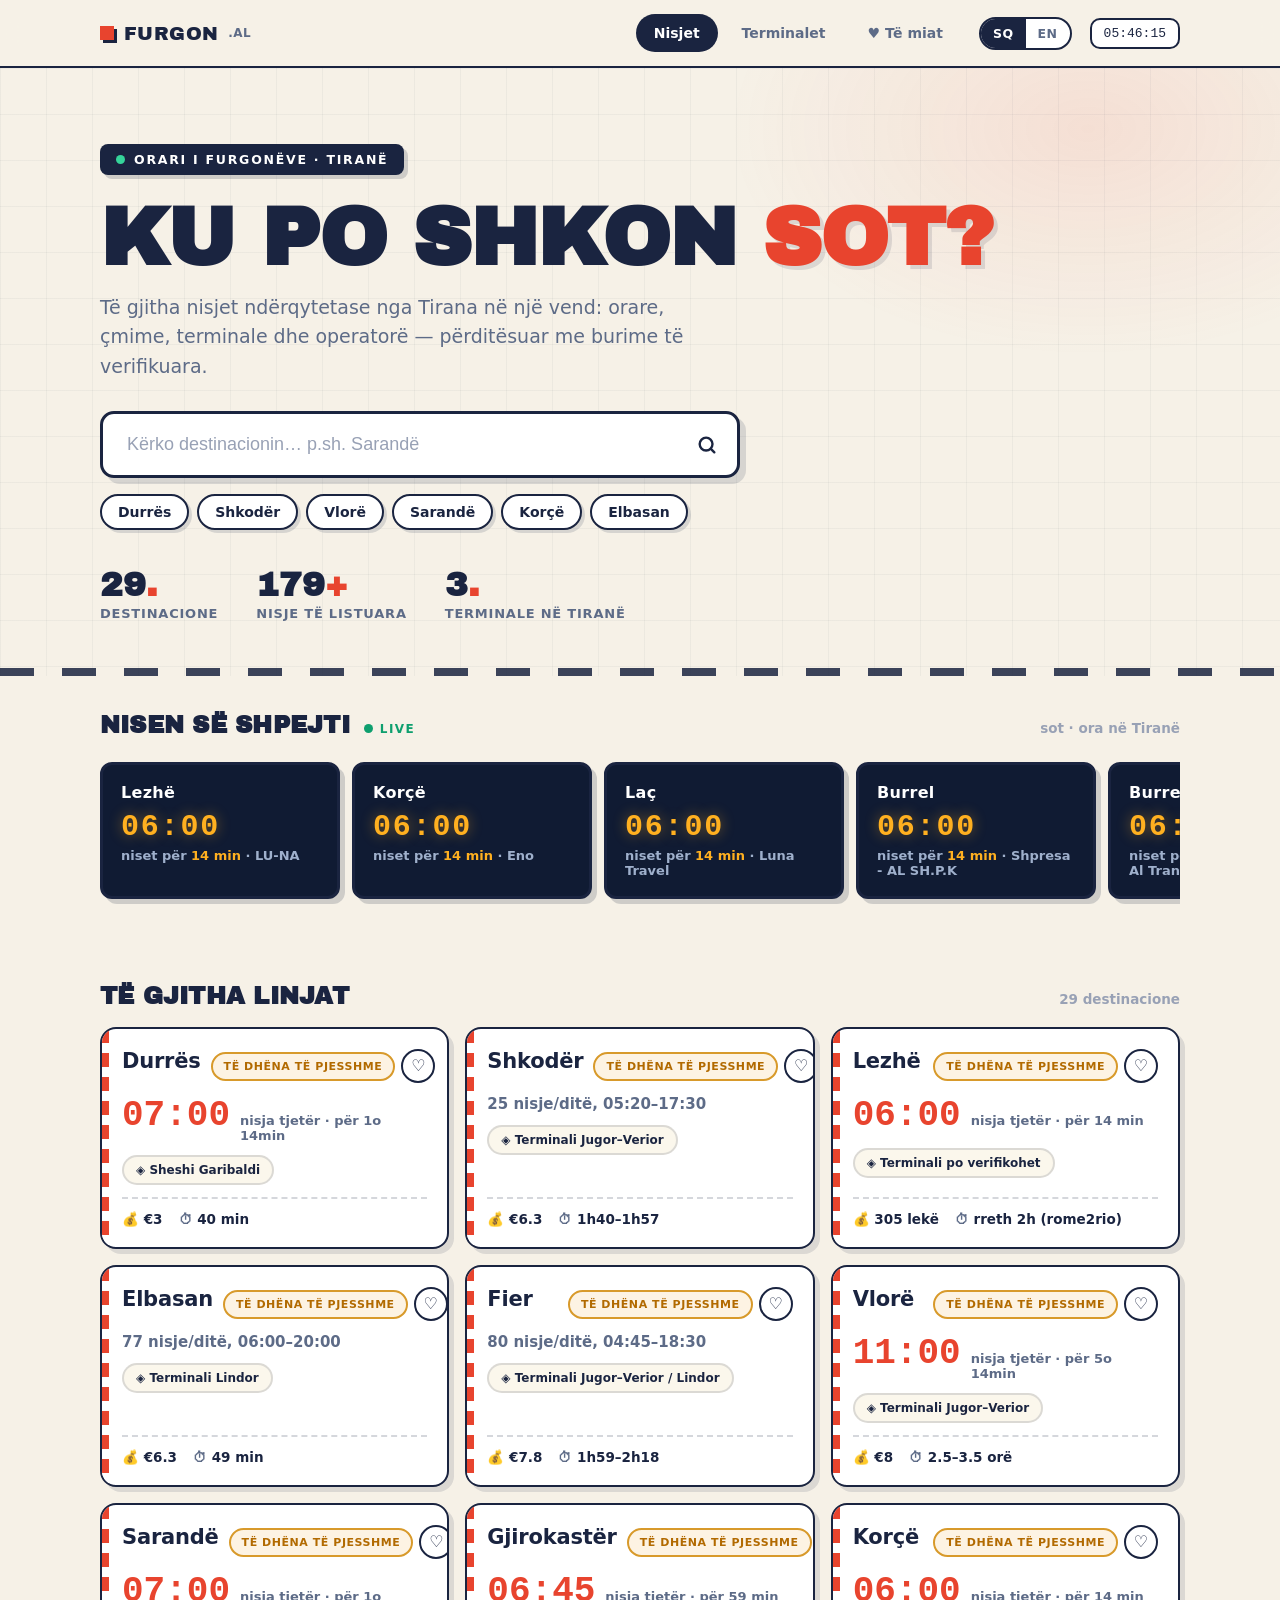
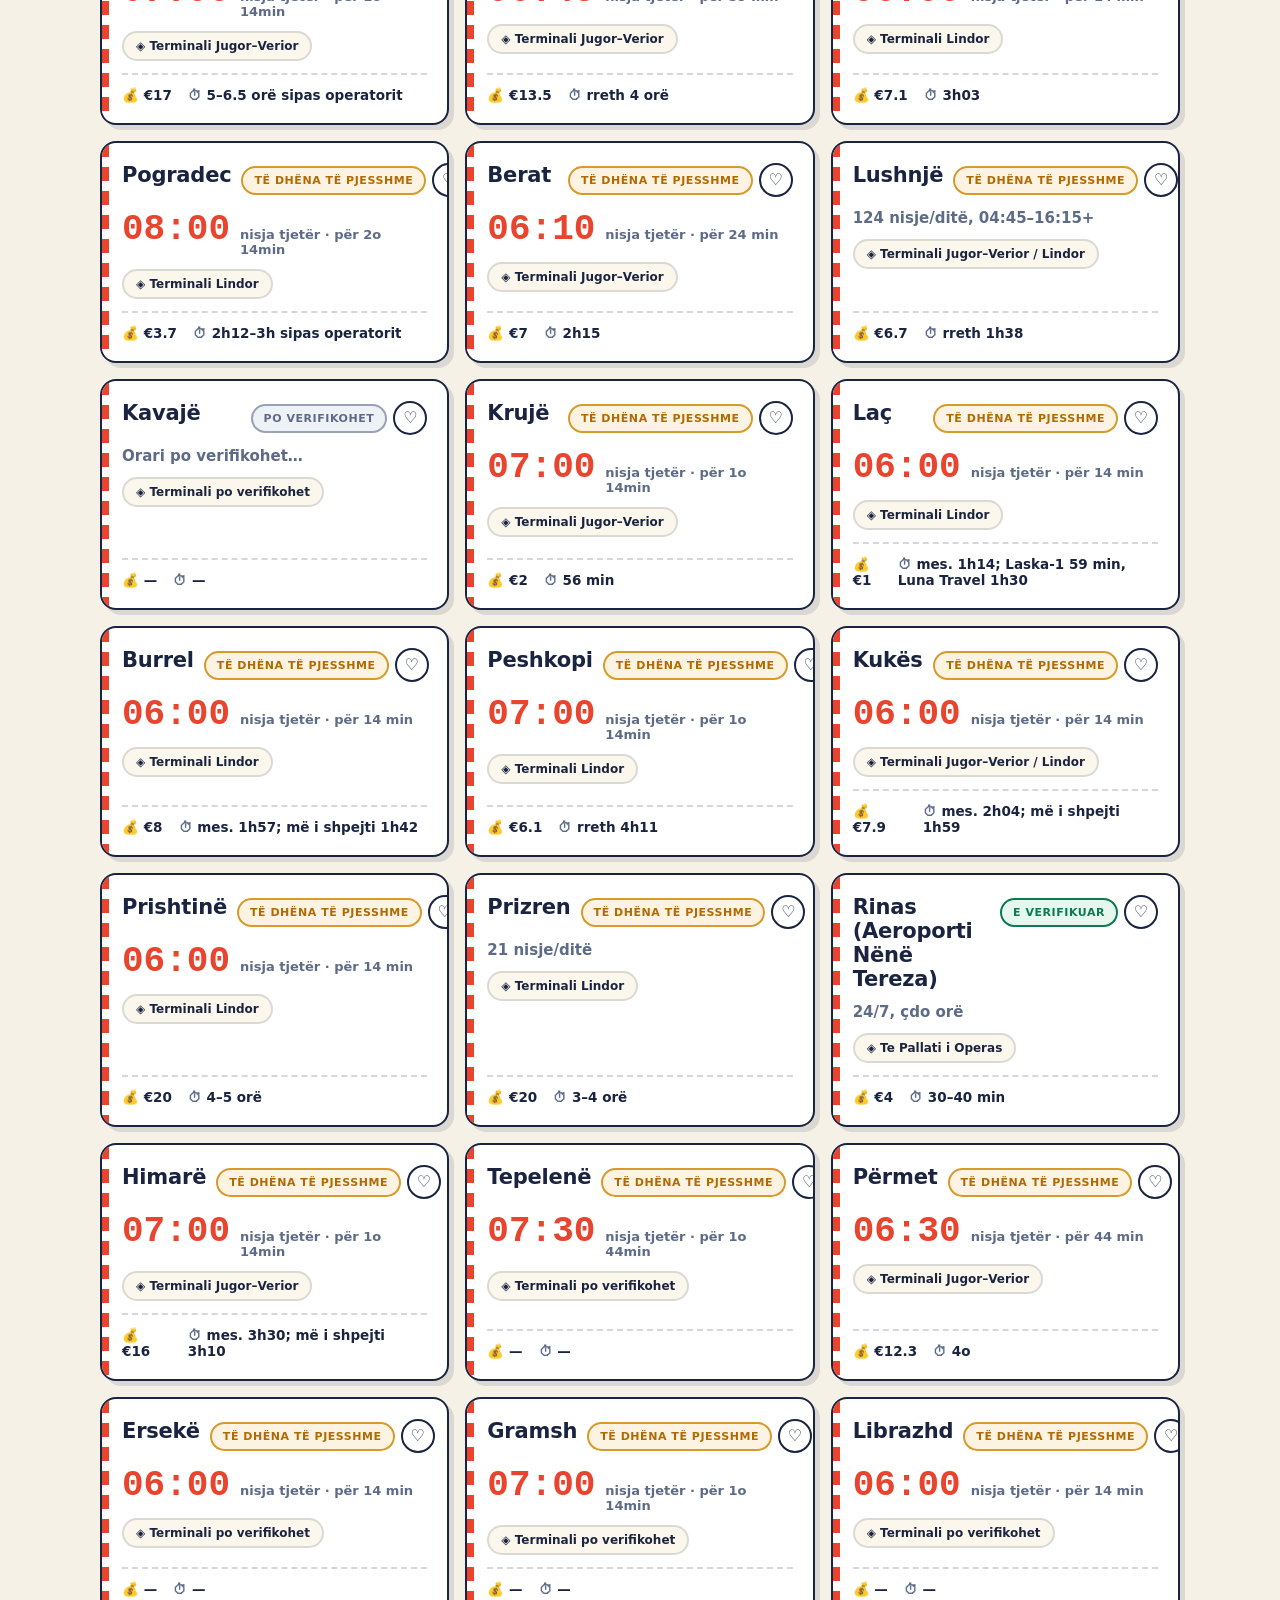
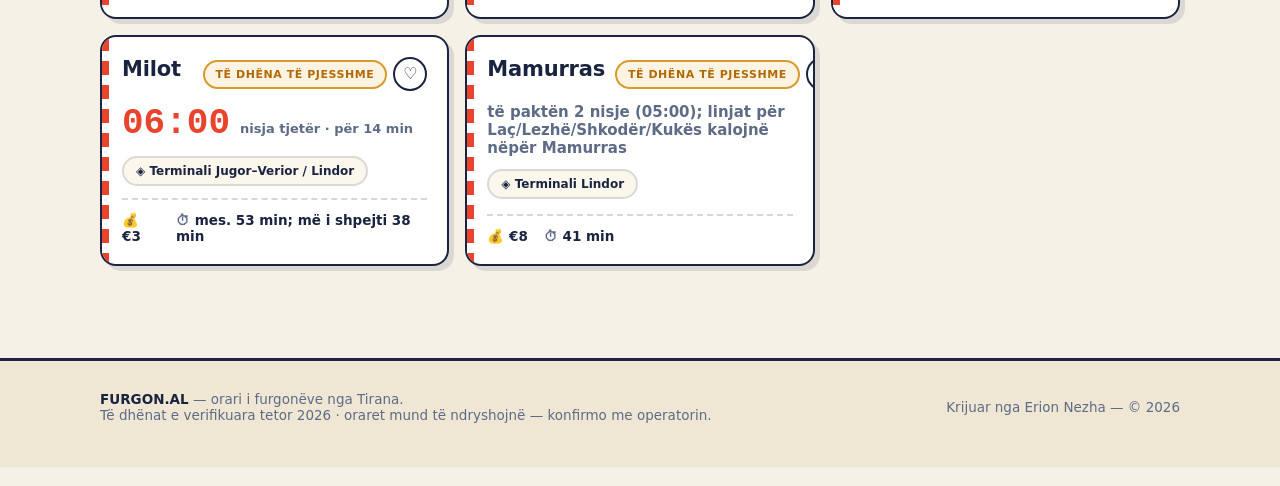
<file: demo/index.html>
<!doctype html>
<!-- Created by Erion Nezha — © 2026 All rights reserved -->
<html lang="sq">
  <head>
    <meta charset="UTF-8" />
    <meta name="viewport" content="width=device-width, initial-scale=1.0, viewport-fit=cover" />
    <title>Furgon.al — Orari i furgonëve nga Tirana</title>
    <meta name="description" content="Orari i furgonëve dhe autobusëve ndërqytetas që nisen nga Tirana: Durrës, Shkodër, Vlorë, Sarandë, Korçë e më shumë. Çmime, terminale, nisje." />
    <meta name="theme-color" content="#f6f1e7" />
    <link rel="manifest" href="./manifest.webmanifest" />
    <link rel="icon" type="image/png" href="./icons/icon-192.png" />
    <link rel="apple-touch-icon" href="./icons/apple-touch-icon.png" />
    <meta name="apple-mobile-web-app-capable" content="yes" />
    <meta name="apple-mobile-web-app-status-bar-style" content="default" />
    <meta name="apple-mobile-web-app-title" content="Furgon.al" />
    <script type="module" crossorigin src="./assets/index-D7rkQysh.js"></script>
    <link rel="stylesheet" crossorigin href="./assets/index-DNshWSIv.css">
  </head>
  <body>
    <div id="root"></div>
  </body>
</html>
</file>
<file: demo/assets/index-DNshWSIv.css>
@font-face{font-family:Archivo Black;font-style:normal;font-display:swap;font-weight:400;src:url(./archivo-black-latin-ext-400-normal-DQAASfvW.woff2) format("woff2"),url(./archivo-black-latin-ext-400-normal--j5WRK12.woff) format("woff");unicode-range:U+0100-02BA,U+02BD-02C5,U+02C7-02CC,U+02CE-02D7,U+02DD-02FF,U+0304,U+0308,U+0329,U+1D00-1DBF,U+1E00-1E9F,U+1EF2-1EFF,U+2020,U+20A0-20AB,U+20AD-20C0,U+2113,U+2C60-2C7F,U+A720-A7FF}@font-face{font-family:Archivo Black;font-style:normal;font-display:swap;font-weight:400;src:url(./archivo-black-latin-400-normal-BTVu2TQR.woff2) format("woff2"),url(./archivo-black-latin-400-normal-HW9MwEcM.woff) format("woff");unicode-range:U+0000-00FF,U+0131,U+0152-0153,U+02BB-02BC,U+02C6,U+02DA,U+02DC,U+0304,U+0308,U+0329,U+2000-206F,U+20AC,U+2122,U+2191,U+2193,U+2212,U+2215,U+FEFF,U+FFFD}:root{--ink: #f6f1e7;--ink2: #efe7d3;--card: #ffffff;--card2: #fbf7ec;--line: rgba(26, 36, 64, .14);--amber: #e8442e;--amber2: #c9331f;--road: #f5a623;--live: #0e9f6e;--text: #1a2440;--muted: #5d6b87;--muted2: #98a1b5;--board: #101b33;--board-amber: #ffb020;--radius: 16px;--font: ui-sans-serif, system-ui, -apple-system, "Segoe UI", Roboto, Arial, sans-serif;--display: "Archivo Black", ui-sans-serif, system-ui, sans-serif;--mono: ui-monospace, "SF Mono", "Cascadia Code", Menlo, Consolas, monospace}*{box-sizing:border-box}html{scroll-behavior:smooth}body{margin:0;background:var(--ink);color:var(--text);font-family:var(--font);-webkit-font-smoothing:antialiased;min-height:100vh}a{color:inherit;text-decoration:none}button{font-family:inherit}::selection{background:var(--amber);color:#fff}.wrap{max-width:1120px;margin:0 auto;padding:0 20px}.road-dash{height:8px;border:none;margin:0;background:repeating-linear-gradient(90deg,var(--text) 0 34px,transparent 34px 62px);opacity:.85}.road-dash.red{background:repeating-linear-gradient(90deg,var(--amber) 0 34px,transparent 34px 62px)}.hdr{position:sticky;top:0;z-index:50;backdrop-filter:blur(14px);-webkit-backdrop-filter:blur(14px);background:#f6f1e7d9;border-bottom:2px solid var(--text)}.hdr-in{display:flex;align-items:center;gap:18px;height:66px}.logo{display:flex;align-items:center;gap:10px;font-family:var(--display);font-size:19px;letter-spacing:.02em}.logo .dot{width:14px;height:14px;background:var(--amber);box-shadow:3px 3px 0 var(--text)}.logo small{font-family:var(--font);font-weight:700;color:var(--muted);font-size:12px}.nav{margin-left:auto;display:flex;gap:6px}.nav a{padding:9px 16px;border-radius:999px;color:var(--muted);font-weight:700;font-size:14px;border:2px solid transparent}.nav a:hover{color:var(--text);border-color:var(--line)}.nav a.on{color:#fff;background:var(--text)}.clock{font-family:var(--mono);font-size:13px;color:var(--text);border:2px solid var(--text);padding:6px 12px;border-radius:10px;white-space:nowrap;background:#fff}html,body{overflow-x:clip}@media(max-width:640px){.clock{display:none}.nav a{padding:8px 10px;font-size:13px}.hdr-in{flex-wrap:wrap;height:auto;padding:10px 0;row-gap:10px}.logo{font-size:17px}.lang-toggle{margin-left:auto}.nav{margin-left:0;order:3;width:100%;overflow-x:auto;padding-bottom:2px}.nav a{white-space:nowrap}.rcard-top{flex-wrap:wrap}.favbtn{width:40px;height:40px}.chip{padding:10px 18px}.badge{font-size:10px}}.hero{position:relative;overflow:hidden;padding:76px 0 0;background:linear-gradient(rgba(26,36,64,.045) 1px,transparent 1px),linear-gradient(90deg,rgba(26,36,64,.045) 1px,transparent 1px),radial-gradient(600px 380px at 85% 10%,rgba(232,68,46,.1),transparent 60%),var(--ink);background-size:46px 46px,46px 46px,auto,auto}.hero-grid{position:relative;padding-bottom:46px}.kicker{display:inline-flex;align-items:center;gap:9px;font-size:12.5px;font-weight:800;letter-spacing:.14em;text-transform:uppercase;color:#fff;background:var(--text);padding:8px 16px;border-radius:8px;box-shadow:4px 4px #1a24402e}.kicker .pulse{width:9px;height:9px;border-radius:50%;background:#35d49a;box-shadow:0 0 #35d49ab3;animation:pulse 2s infinite}@keyframes pulse{70%{box-shadow:0 0 0 9px #35d49a00}to{box-shadow:0 0 #35d49a00}}.hero h1{font-family:var(--display);font-size:clamp(42px,7.4vw,82px);line-height:.95;margin:24px 0 16px;letter-spacing:-.01em;text-transform:uppercase}.hero h1 em{font-style:normal;color:var(--amber);text-shadow:4px 4px 0 rgba(26,36,64,.12)}.hero p.sub{color:var(--muted);font-size:clamp(15px,2.4vw,19px);max-width:620px;margin:0 0 30px;line-height:1.55;font-weight:500}.search{position:relative;max-width:640px}.search input{width:100%;font-size:18px;padding:20px 58px 20px 24px;border-radius:14px;background:#fff;border:3px solid var(--text);color:var(--text);outline:none;box-shadow:6px 6px #1a244024;transition:box-shadow .2s,transform .2s}.search input::placeholder{color:var(--muted2)}.search input:focus{box-shadow:6px 6px 0 var(--amber);transform:translate(-2px,-2px)}.search .sicon{position:absolute;right:22px;top:50%;transform:translateY(-50%);color:var(--text);pointer-events:none}.chips{display:flex;flex-wrap:wrap;gap:8px;margin-top:16px}.chip{border:2px solid var(--text);background:#fff;color:var(--text);padding:8px 16px;border-radius:999px;font-size:14px;font-weight:700;cursor:pointer;transition:all .15s;box-shadow:3px 3px #1a244024}.chip:hover{background:var(--text);color:#fff;transform:translate(-1px,-1px);box-shadow:4px 4px #1a244033}.stats{display:flex;gap:38px;margin-top:36px;flex-wrap:wrap}.stat b{display:block;font-family:var(--display);font-size:34px}.stat b i{font-style:normal;color:var(--amber)}.stat span{color:var(--muted);font-size:13px;font-weight:700;text-transform:uppercase;letter-spacing:.06em}.sec{padding:36px 0}.sec-head{display:flex;align-items:baseline;gap:14px;margin-bottom:18px;flex-wrap:wrap}.sec-head h2{font-family:var(--display);font-size:24px;margin:0;text-transform:uppercase;letter-spacing:.01em}.sec-head .live-tag{display:inline-flex;align-items:center;gap:7px;font-size:12px;font-weight:800;color:var(--live);letter-spacing:.12em}.sec-head .live-tag:before{content:"";width:9px;height:9px;border-radius:50%;background:var(--live);animation:pulse 2s infinite}.sec-head p{margin:0 0 0 auto;color:var(--muted2);font-size:13.5px;font-weight:600}.live-strip{display:grid;grid-auto-flow:column;grid-auto-columns:minmax(240px,1fr);gap:12px;overflow-x:auto;padding:6px 4px 12px;scroll-snap-type:x mandatory}.live-strip::-webkit-scrollbar{height:8px}.live-strip::-webkit-scrollbar-thumb{background:var(--text);border-radius:4px}.live-card{scroll-snap-align:start;background:var(--board);color:#fff;border-radius:12px;padding:18px;cursor:pointer;position:relative;border:3px solid var(--text);box-shadow:5px 5px #1a24402e;transition:transform .15s}.live-card:hover{transform:translate(-2px,-2px)}.live-card .dest{font-weight:800;font-size:16px;letter-spacing:.02em}.live-card .t{font-family:var(--mono);font-size:30px;font-weight:700;color:var(--board-amber);margin:8px 0 4px;letter-spacing:.06em;text-shadow:0 0 14px rgba(255,176,32,.45)}.live-card .cd{color:#9fb0cc;font-size:13px;font-weight:600}.live-card .cd b{color:var(--board-amber)}.grid{display:grid;grid-template-columns:repeat(auto-fill,minmax(300px,1fr));gap:16px}.rcard{background:var(--card);border:2px solid var(--text);border-radius:var(--radius);padding:20px;cursor:pointer;transition:transform .15s,box-shadow .15s;display:flex;flex-direction:column;gap:12px;box-shadow:5px 5px #1a24401f;position:relative;overflow:hidden}.rcard:before{content:"";position:absolute;left:0;top:0;bottom:0;width:7px;background:repeating-linear-gradient(180deg,var(--amber) 0 14px,#fff 14px 24px)}.rcard:hover{transform:translate(-2px,-3px);box-shadow:8px 9px #1a244029}.rcard-top{display:flex;align-items:flex-start;justify-content:space-between;gap:10px}.rcard h3{margin:0;font-size:21px;font-weight:800;letter-spacing:-.01em}.badge{font-size:11px;font-weight:800;padding:6px 11px;border-radius:999px;white-space:nowrap;letter-spacing:.05em;text-transform:uppercase;border:2px solid}.badge.ok{background:#e6f7ef;color:#0b7a52;border-color:#0b7a52}.badge.warn{background:#fdf3e3;color:#b26a00;border-color:#d89a2b}.badge.na{background:#eef1f6;color:var(--muted);border-color:var(--muted2)}.rcard-next{display:flex;align-items:baseline;gap:10px}.rcard-next .big{font-family:var(--mono);font-size:36px;font-weight:700;color:var(--amber)}.rcard-next .lbl{color:var(--muted);font-size:13px;font-weight:600}.rcard-meta{display:flex;gap:16px;color:var(--muted);font-size:13.5px;font-weight:600;border-top:2px dashed rgba(26,36,64,.18);padding-top:12px;margin-top:auto}.rcard-meta b{color:var(--text)}.term-chip{display:inline-flex;align-items:center;gap:6px;font-size:12px;color:var(--text);background:var(--card2);border:2px solid var(--line);padding:6px 12px;border-radius:999px;font-weight:700;width:fit-content}.empty{text-align:center;padding:60px 20px;color:var(--muted)}.empty b{display:block;font-size:20px;color:var(--text);margin-bottom:8px}.back{display:inline-flex;align-items:center;gap:8px;color:var(--muted);font-weight:800;font-size:14px;margin:26px 0 6px;cursor:pointer;background:none;border:none;padding:6px 0}.back:hover{color:var(--text)}.d-hero{background:#fff;border:3px solid var(--text);border-radius:20px;padding:clamp(24px,4vw,44px);margin:10px 0 22px;position:relative;box-shadow:8px 8px #1a244024;overflow:hidden}.d-hero:after{content:"BILETA";position:absolute;right:22px;top:18px;font-family:var(--display);font-size:13px;letter-spacing:.3em;color:var(--line)}.d-hero h1{margin:14px 0 6px;font-family:var(--display);font-size:clamp(36px,6vw,60px);text-transform:uppercase;letter-spacing:0}.d-hero .from{color:var(--muted);font-weight:700;margin-bottom:20px;font-size:15px}.d-perf{border-top:3px dashed rgba(26,36,64,.22);margin:22px -44px}.d-next{display:flex;align-items:center;gap:18px;flex-wrap:wrap}.d-next .cd-big{font-family:var(--mono);font-size:clamp(40px,6vw,58px);font-weight:700;color:var(--live)}.d-next .cd-lbl{color:var(--muted);font-size:14px;font-weight:600}.d-next .cd-lbl b{color:var(--text);font-family:var(--mono);font-size:19px}.d-actions{margin-left:auto;display:flex;gap:10px;flex-wrap:wrap}.btn{border:3px solid var(--text);border-radius:12px;padding:12px 20px;font-weight:800;font-size:14.5px;cursor:pointer;transition:transform .12s,box-shadow .12s;display:inline-flex;align-items:center;gap:8px;box-shadow:4px 4px #1a244033}.btn:hover{transform:translate(-2px,-2px);box-shadow:6px 6px #1a244038}.btn:active{transform:translate(1px,1px);box-shadow:2px 2px #1a244033}.btn.amber{background:var(--amber);color:#fff}.btn.ghost{background:#fff;color:var(--text)}.d-grid{display:grid;grid-template-columns:1.4fr 1fr;gap:16px}@media(max-width:860px){.d-grid{grid-template-columns:1fr}}.panel{background:#fff;border:2px solid var(--text);border-radius:var(--radius);padding:22px;box-shadow:5px 5px #1a24401a}.panel h3{margin:0 0 14px;font-size:13px;letter-spacing:.12em;text-transform:uppercase;color:var(--text);font-weight:800;border-bottom:3px solid var(--amber);display:inline-block;padding-bottom:6px}.timeline{display:flex;flex-direction:column}.trow{display:flex;align-items:center;gap:14px;padding:11px 4px;border-bottom:1px dashed rgba(26,36,64,.16)}.trow:last-child{border-bottom:none}.trow .tm{font-family:var(--mono);font-size:20px;font-weight:700;min-width:66px}.trow .op{color:var(--muted);font-size:13.5px;font-weight:600;flex:1}.trow.past{opacity:.35}.trow.next{background:#e6f7ef;margin:0 -12px;padding:11px 16px;border-radius:12px;border:2px solid #0b7a52}.trow.next .tm{color:#0b7a52}.trow.next .tag{font-size:11px;font-weight:800;color:#fff;background:#0b7a52;padding:4px 10px;border-radius:999px;letter-spacing:.06em}.kv{display:flex;justify-content:space-between;align-items:center;padding:12px 0;border-bottom:1px solid var(--line);gap:12px}.kv:last-child{border-bottom:none}.kv .k{color:var(--muted);font-weight:700;font-size:14px}.kv .v{font-weight:800;font-size:16px;text-align:right}.kv .v small{display:block;color:var(--muted2);font-weight:600;font-size:12px}.kv .v .mono{font-family:var(--mono)}.op-row{display:flex;align-items:center;justify-content:space-between;gap:10px;padding:10px 0;border-bottom:1px solid var(--line)}.op-row:last-child{border-bottom:none}.op-row .nm{font-weight:700}.tel{font-family:var(--mono);font-size:14px;color:var(--amber2);font-weight:700;border:2px solid var(--amber);padding:7px 14px;border-radius:999px;background:#fff}.tel:hover{background:var(--amber);color:#fff}.src{margin-top:14px}.src summary{cursor:pointer;color:var(--muted);font-weight:700;font-size:13.5px}.src ul{margin:10px 0 0;padding-left:18px;color:var(--muted2);font-size:13px}.src li{margin-bottom:6px;word-break:break-all}.src a{color:var(--amber2)}.disclaimer{margin-top:18px;font-size:13px;color:var(--muted);line-height:1.6;border-left:4px solid var(--amber);background:var(--card2);padding:12px 12px 12px 16px;border-radius:0 10px 10px 0}.tcard{background:#fff;border:2px solid var(--text);border-radius:var(--radius);padding:24px;margin-bottom:16px;box-shadow:5px 5px #1a24401a}.tcard h3{margin:0 0 4px;font-family:var(--display);font-size:22px;text-transform:uppercase}.tcard .addr{color:var(--muted);font-size:14px;margin-bottom:14px;font-weight:600}.tcard .routes{display:flex;flex-wrap:wrap;gap:8px}.tcard .routes button{background:#fff;border:2px solid var(--text);color:var(--text);padding:8px 15px;border-radius:999px;font-weight:700;font-size:13.5px;cursor:pointer;transition:all .12s}.tcard .routes button:hover{background:var(--text);color:#fff}.overlay{position:fixed;top:0;right:0;bottom:0;left:0;background:#1a24408c;-webkit-backdrop-filter:blur(6px);backdrop-filter:blur(6px);display:flex;align-items:center;justify-content:center;z-index:100;padding:20px}.modal{background:#fff;border:3px solid var(--text);border-radius:20px;padding:28px;max-width:480px;width:100%;box-shadow:8px 8px #1a244040}.modal h3{margin:0 0 8px;font-size:21px;font-family:var(--display);text-transform:uppercase}.modal p{color:var(--muted);font-size:14px;line-height:1.6}.modal textarea{width:100%;min-height:110px;background:var(--card2);border:2px solid var(--text);border-radius:12px;color:var(--text);padding:14px;font-family:inherit;font-size:14px;resize:vertical}.modal .row{display:flex;gap:10px;margin-top:16px;flex-wrap:wrap}.ftr{border-top:3px solid var(--text);margin-top:56px;padding:30px 0 44px;color:var(--muted);font-size:13.5px;background:var(--ink2)}.ftr .wrap{display:flex;gap:20px;flex-wrap:wrap;align-items:center;justify-content:space-between}.ftr b{color:var(--text)}.lang-toggle{display:flex;border:2px solid var(--text);border-radius:999px;overflow:hidden;background:#fff}.lang-toggle button{border:none;background:transparent;padding:7px 12px;font-weight:800;font-size:12.5px;cursor:pointer;color:var(--muted);letter-spacing:.04em}.lang-toggle button.on{background:var(--text);color:#fff}.favbtn{border:2px solid var(--text);background:#fff;border-radius:50%;width:34px;height:34px;font-size:16px;line-height:1;cursor:pointer;color:var(--text);flex:none;display:inline-flex;align-items:center;justify-content:center;transition:all .15s}.favbtn:hover{transform:scale(1.12)}.favbtn.on{background:var(--amber);border-color:var(--text);color:#fff}@media(prefers-reduced-motion:reduce){*{animation:none!important;transition:none!important}}:focus-visible{outline:3px solid var(--amber);outline-offset:2px}
</file>
